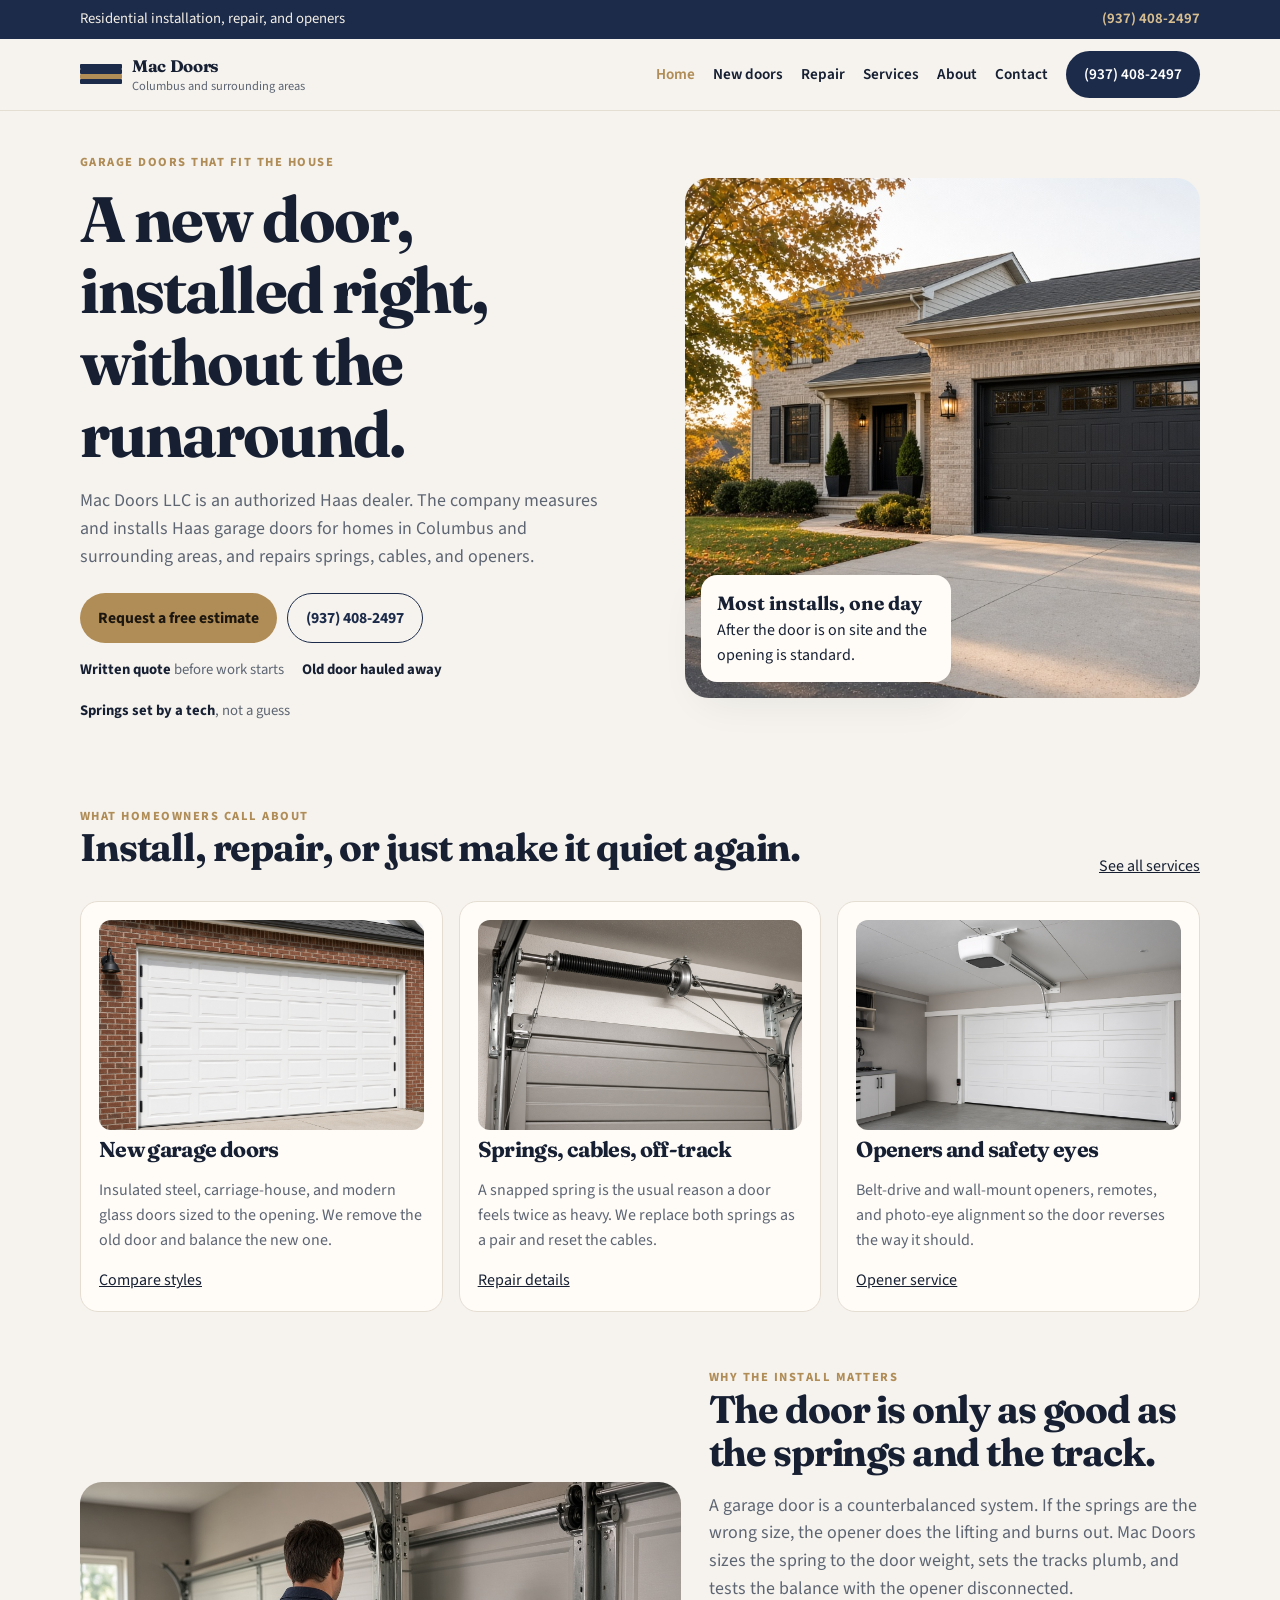
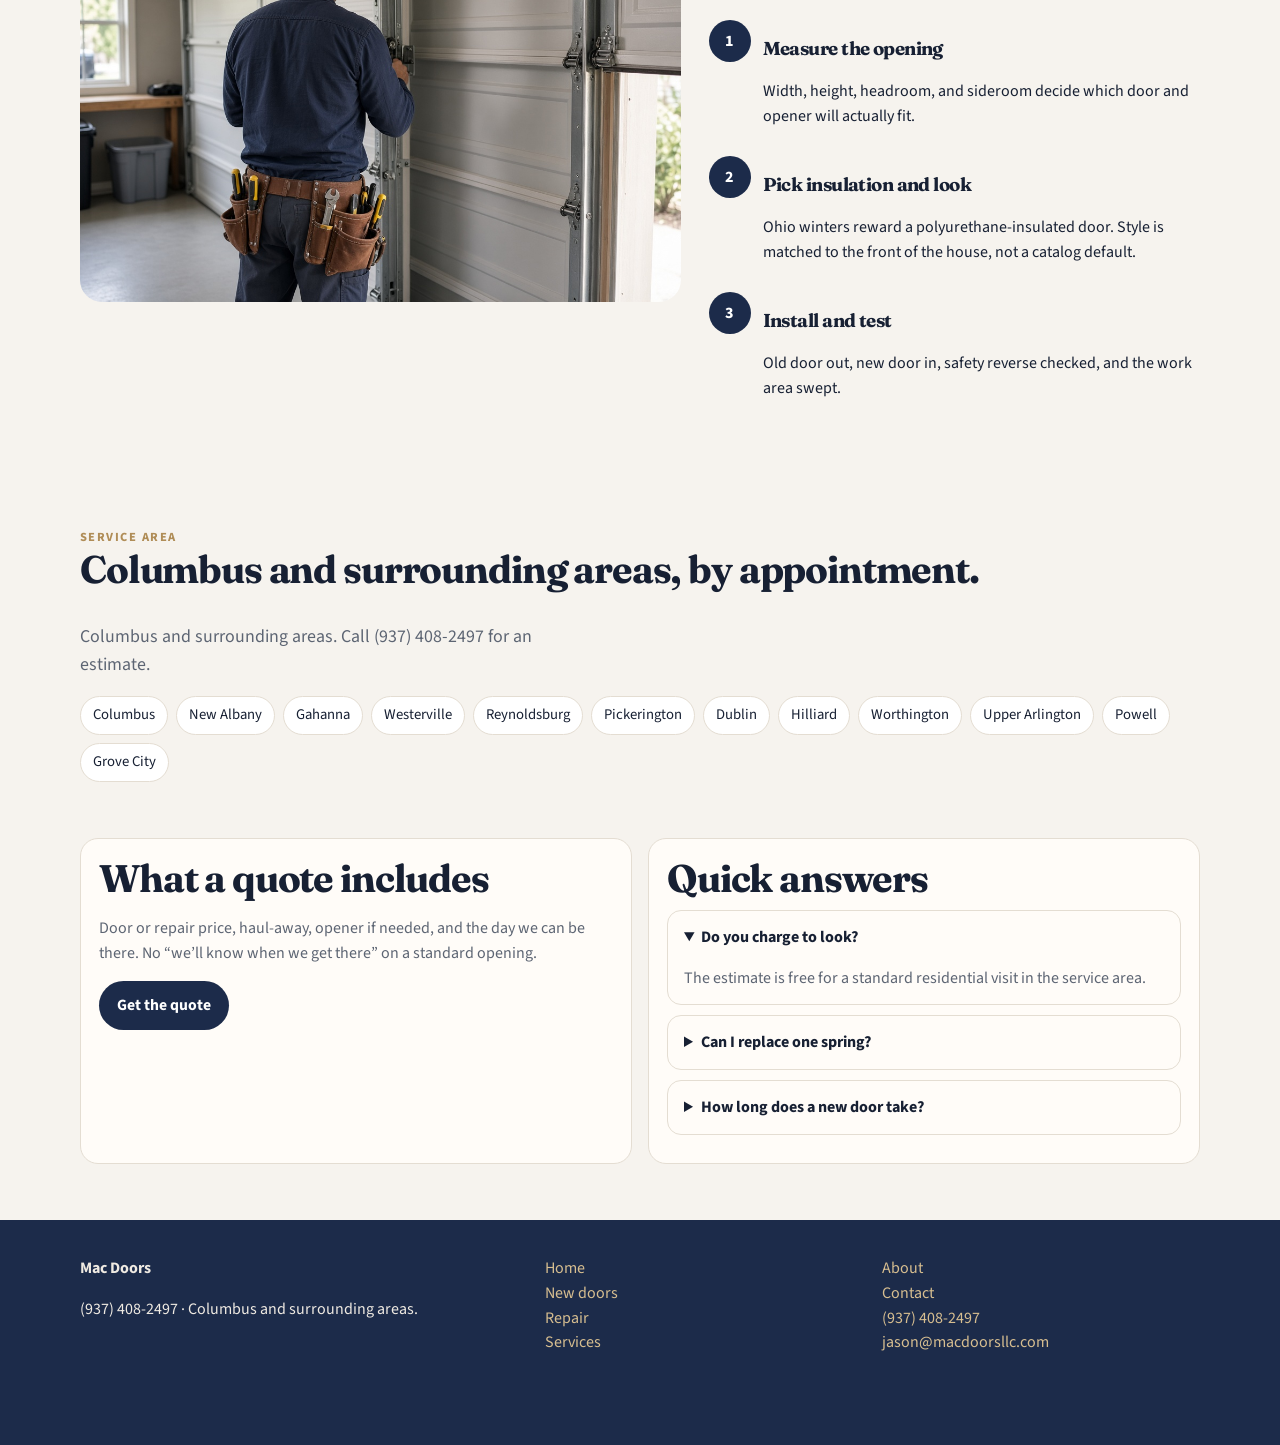
<file: index.html>
<!DOCTYPE html>
<html lang="en">
<head>
  <meta charset="utf-8">
  <meta name="viewport" content="width=device-width, initial-scale=1">
  <title>Mac Doors LLC | Garage Door Installation & Repair in Columbus and surrounding areas</title>
  <meta name="description" content="Mac Doors LLC installs and repairs residential garage doors, springs, and openers in Columbus and surrounding areas. Free written estimates. Same-week installs on in-stock doors.">
  <link rel="preconnect" href="https://fonts.googleapis.com">
  <link rel="preconnect" href="https://fonts.gstatic.com" crossorigin>
  <link href="https://fonts.googleapis.com/css2?family=Fraunces:opsz,wght@9..144,560;9..144,680&family=Source+Sans+3:wght@400;600;700&display=swap" rel="stylesheet">
  <link rel="stylesheet" href="styles.css">
</head>
<body>
  <div class="topbar"><div class="wrap"><span>Residential installation, repair, and openers</span><a data-phone href="tel:+19374082497">Call for a free estimate</a></div></div>
  <header class="site">
    <div class="wrap nav">
      <a class="brand" href="index.html"><img src="images/mark.jpg" alt="Mac Doors mark"><div><strong>Mac Doors</strong><span>LLC · Columbus and surrounding areas</span></div></a>
      <button class="menu-btn" type="button" aria-label="Open menu">Menu</button>
      <nav class="links">
        <a class="active" href="index.html">Home</a>
        <a href="doors.html">New doors</a>
        <a href="repair.html">Repair</a>
        <a href="services.html">Services</a>
        <a href="about.html">About</a>
        <a href="contact.html">Contact</a>
        <a class="btn" data-phone href="tel:+19374082497">Call</a>
      </nav>
    </div>
  </header>
  <main>
    <div class="wrap hero">
      <div>
        <div class="kicker">Garage doors that fit the house</div>
        <h1>A new door, installed right, without the runaround.</h1>
        <p class="lede">Mac Doors LLC is an authorized Haas dealer. The company measures and installs Haas garage doors for homes in Columbus and surrounding areas, and repairs springs, cables, and openers.</p>
        <div class="actions">
          <a class="btn gold" href="contact.html">Request a free estimate</a>
          <a class="btn ghost" data-phone href="tel:+19374082497">Call now</a>
        </div>
        <div class="trustrow">
          <span><strong>Written quote</strong> before work starts</span>
          <span><strong>Old door hauled away</strong></span>
          <span><strong>Springs set by a tech</strong>, not a guess</span>
        </div>
      </div>
      <div class="hero-photo">
        <img src="images/hero.jpg" alt="Brick suburban home with a new black carriage-house garage door">
        <div class="float-card"><b>Most installs, one day</b><span>After the door is on site and the opening is standard.</span></div>
      </div>
    </div>
    <section>
      <div class="wrap">
        <div class="section-head">
          <div><div class="kicker">What homeowners call about</div><h2>Install, repair, or just make it quiet again.</h2></div>
          <a href="services.html">See all services</a>
        </div>
        <div class="grid-3">
          <article class="card">
            <img src="images/steel.jpg" alt="White insulated steel garage door">
            <h3>New garage doors</h3>
            <p>Insulated steel, carriage-house, and modern glass doors sized to the opening. We remove the old door and balance the new one.</p>
            <a href="doors.html">Compare styles</a>
          </article>
          <article class="card">
            <img src="images/spring.jpg" alt="Torsion spring and cables above a garage door">
            <h3>Springs, cables, off-track</h3>
            <p>A snapped spring is the usual reason a door feels twice as heavy. We replace both springs as a pair and reset the cables.</p>
            <a href="repair.html">Repair details</a>
          </article>
          <article class="card">
            <img src="images/opener.jpg" alt="Garage door opener and safety sensors">
            <h3>Openers and safety eyes</h3>
            <p>Belt-drive and wall-mount openers, remotes, and photo-eye alignment so the door reverses the way it should.</p>
            <a href="services.html">Opener service</a>
          </article>
        </div>
      </div>
    </section>
    <section style="padding-top:0">
      <div class="wrap split">
        <img src="images/tech.jpg" alt="Technician adjusting a residential garage door track">
        <div>
          <div class="kicker">Why the install matters</div>
          <h2>The door is only as good as the springs and the track.</h2>
          <p class="lede">A garage door is a counterbalanced system. If the springs are the wrong size, the opener does the lifting and burns out. Mac Doors sizes the spring to the door weight, sets the tracks plumb, and tests the balance with the opener disconnected.</p>
          <div class="steps">
            <article><div><h3>Measure the opening</h3><p>Width, height, headroom, and sideroom decide which door and opener will actually fit.</p></div></article>
            <article><div><h3>Pick insulation and look</h3><p>Ohio winters reward a polyurethane-insulated door. Style is matched to the front of the house, not a catalog default.</p></div></article>
            <article><div><h3>Install and test</h3><p>Old door out, new door in, safety reverse checked, and the work area swept.</p></div></article>
          </div>
        </div>
      </div>
    </section>
    <section>
      <div class="wrap">
        <div class="section-head"><div><div class="kicker">Service area</div><h2>Columbus and surrounding areas, by appointment.</h2></div></div>
        <p class="lede">Columbus and surrounding areas. Call (937) 408-2497 for an estimate.</p>
        <div class="cities" style="margin-top:16px">
          <span>Columbus</span><span>New Albany</span><span>Gahanna</span><span>Westerville</span><span>Reynoldsburg</span><span>Pickerington</span><span>Dublin</span><span>Hilliard</span><span>Worthington</span><span>Upper Arlington</span><span>Powell</span><span>Grove City</span>
        </div>
      </div>
    </section>
    <section style="padding-top:0">
      <div class="wrap grid-2">
        <div class="panel">
          <h2>What a quote includes</h2>
          <p>Door or repair price, haul-away, opener if needed, and the day we can be there. No “we’ll know when we get there” on a standard opening.</p>
          <a class="btn" href="contact.html">Get the quote</a>
        </div>
        <div class="panel faq">
          <h2>Quick answers</h2>
          <details open><summary>Do you charge to look?</summary><p>The estimate is free for a standard residential visit in the service area.</p></details>
          <details><summary>Can I replace one spring?</summary><p>No. Springs are a matched pair. Replacing one leaves the other ready to fail and the door unbalanced.</p></details>
          <details><summary>How long does a new door take?</summary><p>A standard single or double door is usually a one-day install once the door is in stock. Custom sizes and special colors take longer to arrive.</p></details>
        </div>
      </div>
    </section>
  </main>
  <footer>
    <div class="wrap foot">
      <div><strong>Mac Doors LLC</strong><p>(937) 408-2497 · Columbus and surrounding areas.</p></div>
      <div><a data-phone href="tel:+19374082497">Call</a><br><a data-email href="mailto:jason@macdoorsllc.com">Email</a></div>
      <div><a href="doors.html">New doors</a><br><a href="repair.html">Repairs</a><br><a href="contact.html">Estimate</a></div>
    </div>
  </footer>
  <div class="callbar"><a class="btn gold" data-phone href="tel:+19374082497">Call Mac Doors</a></div>
  <script src="site.js"></script>
</body>
</html>
</file>
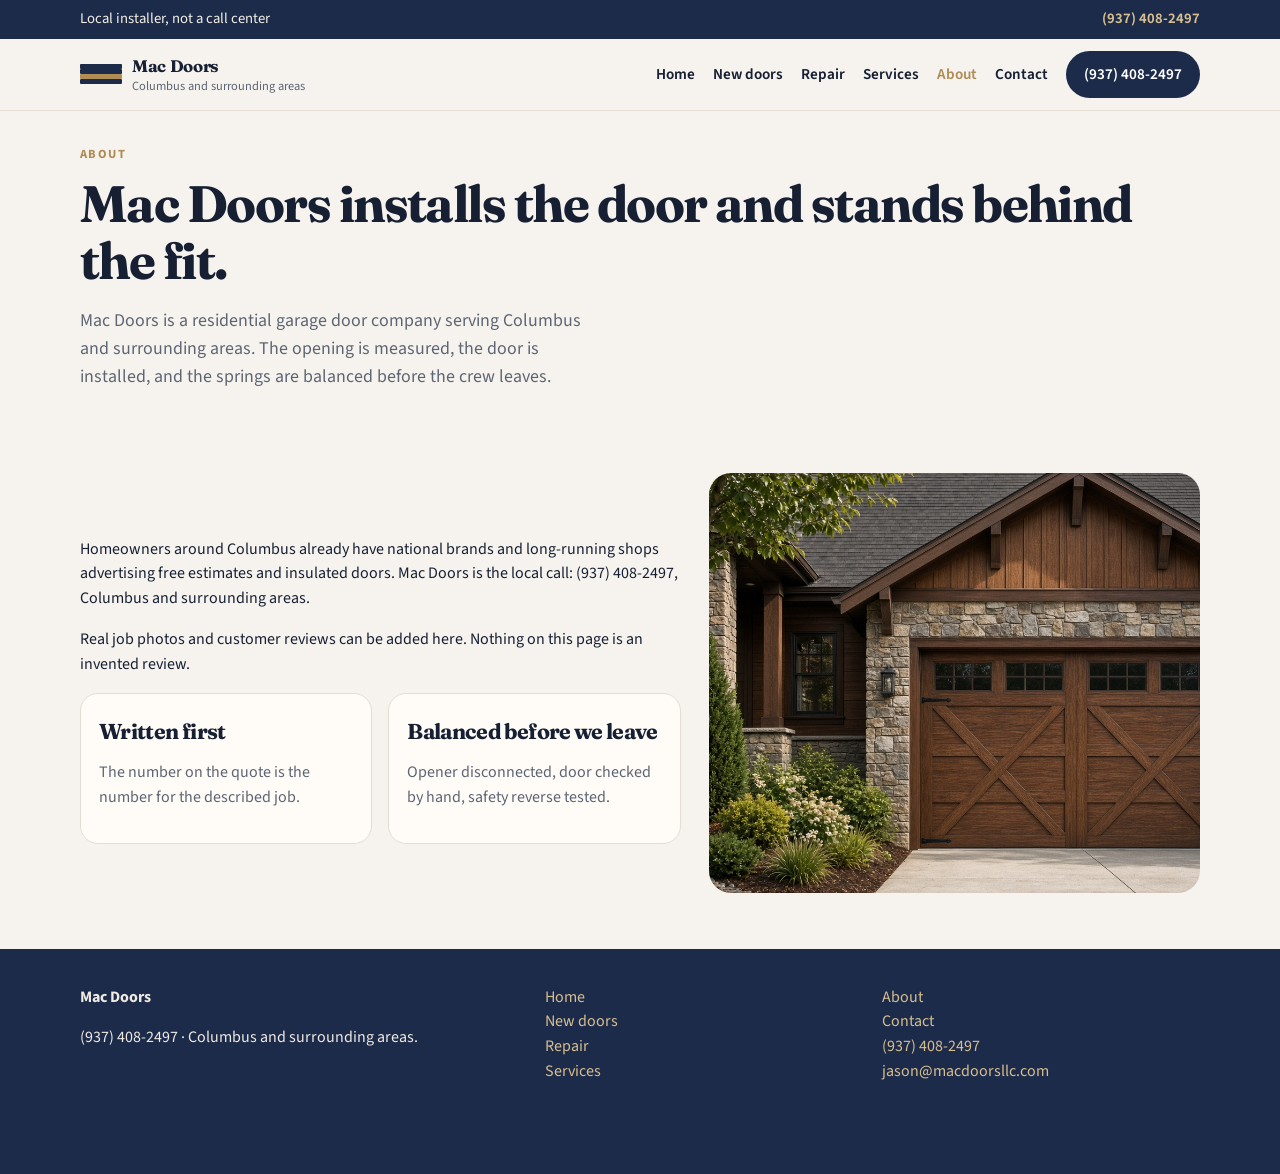
<file: about.html>
<!DOCTYPE html>
<html lang="en">
<head>
  <meta charset="utf-8">
  <meta name="viewport" content="width=device-width, initial-scale=1">
  <title>About Mac Doors</title>
  <meta name="description" content="Mac Doors is a Columbus and surrounding areas garage door installer. Local, measured, and written quotes before the work.">
  <link href="https://fonts.googleapis.com/css2?family=Fraunces:opsz,wght@9..144,560;9..144,680&family=Source+Sans+3:wght@400;600;700&display=swap" rel="stylesheet">
  <link rel="stylesheet" href="styles.css">
</head>
<body>
  <div class="topbar"><div class="wrap"><span>Local installer, not a call center</span><a data-phone href="tel:+19374082497">Call</a></div></div>
  <header class="site"><div class="wrap nav"><a class="brand" href="index.html"><img src="images/mark.jpg" alt=""><div><strong>Mac Doors</strong><span>Columbus and surrounding areas</span></div></a><button class="menu-btn" type="button">Menu</button><nav class="links"><a href="index.html">Home</a><a href="doors.html">New doors</a><a href="repair.html">Repair</a><a href="services.html">Services</a><a class="active" href="about.html">About</a><a href="contact.html">Contact</a><a class="btn" data-phone href="tel:+19374082497">Call</a></nav></div></header>
  <main class="wrap">
    <div class="page-hero"><div class="kicker">About</div><h1>Mac Doors installs the door and stands behind the fit.</h1><p class="lede">Mac Doors is a residential garage door company serving Columbus and surrounding areas. The opening is measured, the door is installed, and the springs are balanced before the crew leaves.</p></div>
    <section class="split">
      <div>
        <p>Homeowners around Columbus already have national brands and long-running shops advertising free estimates and insulated doors. Mac Doors is the local call: (937) 408-2497, Columbus and surrounding areas.</p>
        <p>Real job photos and customer reviews can be added here. Nothing on this page is an invented review.</p>
        <div class="grid-2">
          <article class="card"><h3>Written first</h3><p>The number on the quote is the number for the described job.</p></article>
          <article class="card"><h3>Balanced before we leave</h3><p>Opener disconnected, door checked by hand, safety reverse tested.</p></article>
        </div>
      </div>
      <img src="images/carriage.jpg" alt="Carriage-house garage door on a craftsman home">
    </section>
  </main>
  <footer><div class="wrap foot"><div><strong>Mac Doors</strong></div><div><a data-phone href="tel:+19374082497">Call</a></div><div><a href="contact.html">Estimate</a></div></div></footer>
  <div class="callbar"><a class="btn gold" data-phone href="tel:+19374082497">Call Mac Doors</a></div>
  <script src="site.js"></script>
</body>
</html>
</file>
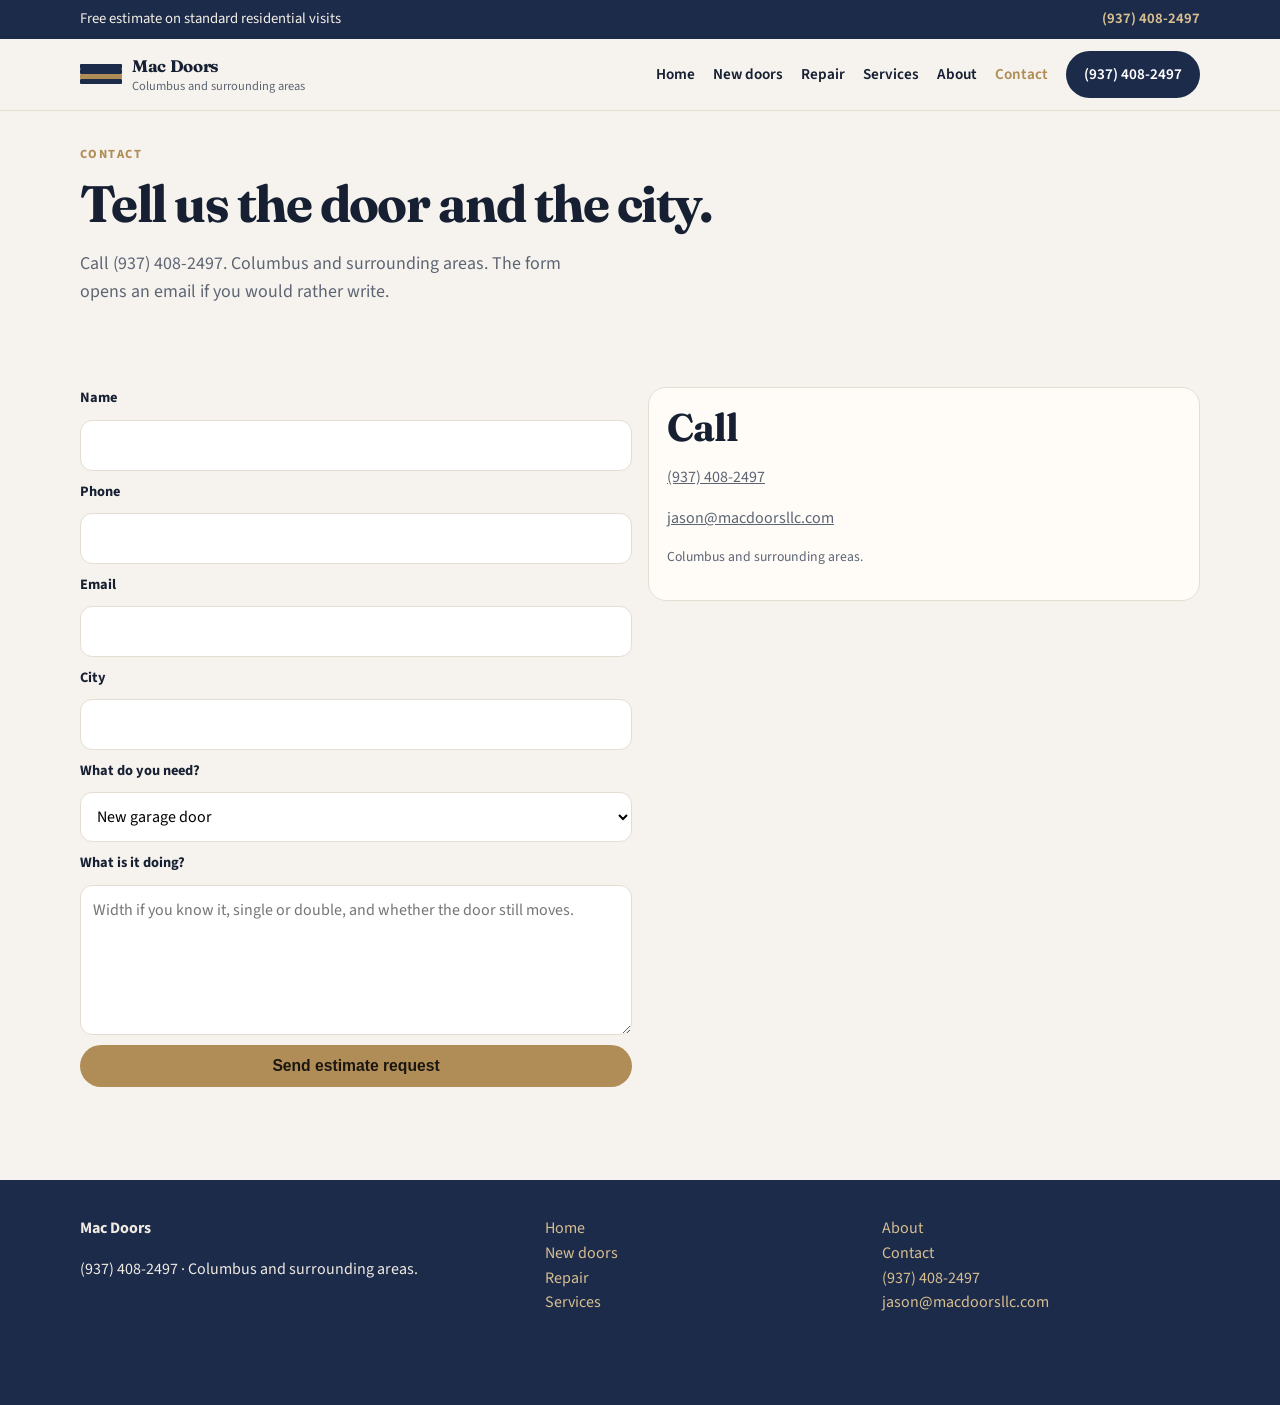
<file: contact.html>
<!DOCTYPE html>
<html lang="en">
<head>
  <meta charset="utf-8">
  <meta name="viewport" content="width=device-width, initial-scale=1">
  <title>Free Garage Door Estimate | Mac Doors LLC</title>
  <meta name="description" content="Request a garage door installation or repair estimate from Mac Doors LLC in Columbus and surrounding areas.">
  <link href="https://fonts.googleapis.com/css2?family=Fraunces:opsz,wght@9..144,560;9..144,680&family=Source+Sans+3:wght@400;600;700&display=swap" rel="stylesheet">
  <link rel="stylesheet" href="styles.css">
</head>
<body>
  <div class="topbar"><div class="wrap"><span>Free estimate on standard residential visits</span><a data-phone href="tel:+19374082497">Call</a></div></div>
  <header class="site"><div class="wrap nav"><a class="brand" href="index.html"><img src="images/mark.jpg" alt=""><div><strong>Mac Doors</strong><span>LLC · Columbus and surrounding areas</span></div></a><button class="menu-btn" type="button">Menu</button><nav class="links"><a href="index.html">Home</a><a href="doors.html">New doors</a><a href="repair.html">Repair</a><a href="services.html">Services</a><a href="about.html">About</a><a class="active" href="contact.html">Contact</a><a class="btn" data-phone href="tel:+19374082497">Call</a></nav></div></header>
  <main class="wrap">
    <div class="page-hero"><div class="kicker">Contact</div><h1>Tell us the door and the city.</h1><p class="lede">Call (937) 408-2497. Columbus and surrounding areas. The form opens an email if you would rather write.</p></div>
    <section class="grid-2">
      <form id="quote">
        <label for="name">Name</label><input id="name" name="name" required>
        <label for="phone">Phone</label><input id="phone" name="phone" type="tel" required>
        <label for="email">Email</label><input id="email" name="email" type="email" required>
        <label for="city">City</label><input id="city" name="city" required>
        <label for="need">What do you need?</label>
        <select id="need" name="need">
          <option>New garage door</option>
          <option>Spring or cable repair</option>
          <option>Opener</option>
          <option>Door off track</option>
          <option>Not sure</option>
        </select>
        <label for="details">What is it doing?</label>
        <textarea id="details" name="details" rows="5" placeholder="Width if you know it, single or double, and whether the door still moves."></textarea>
        <button class="btn gold" type="submit">Send estimate request</button>
        <p id="form-status" class="note"></p>
      </form>
      <div>
        <div class="panel"><h2>Call</h2><p><a data-phone href="tel:+19374082497">(937) 408-2497</a></p><p><a data-email href="mailto:jason@macdoorsllc.com">jason@macdoorsllc.com</a></p><p class="note">Columbus and surrounding areas.</p></div>
      </div>
    </section>
  </main>
  <footer><div class="wrap foot"><div><strong>Mac Doors LLC</strong></div><div><a data-phone href="tel:+19374082497">Call</a></div><div><a href="index.html">Home</a></div></div></footer>
  <div class="callbar"><a class="btn gold" data-phone href="tel:+19374082497">Call Mac Doors</a></div>
  <script src="site.js"></script>
</body>
</html>
</file>
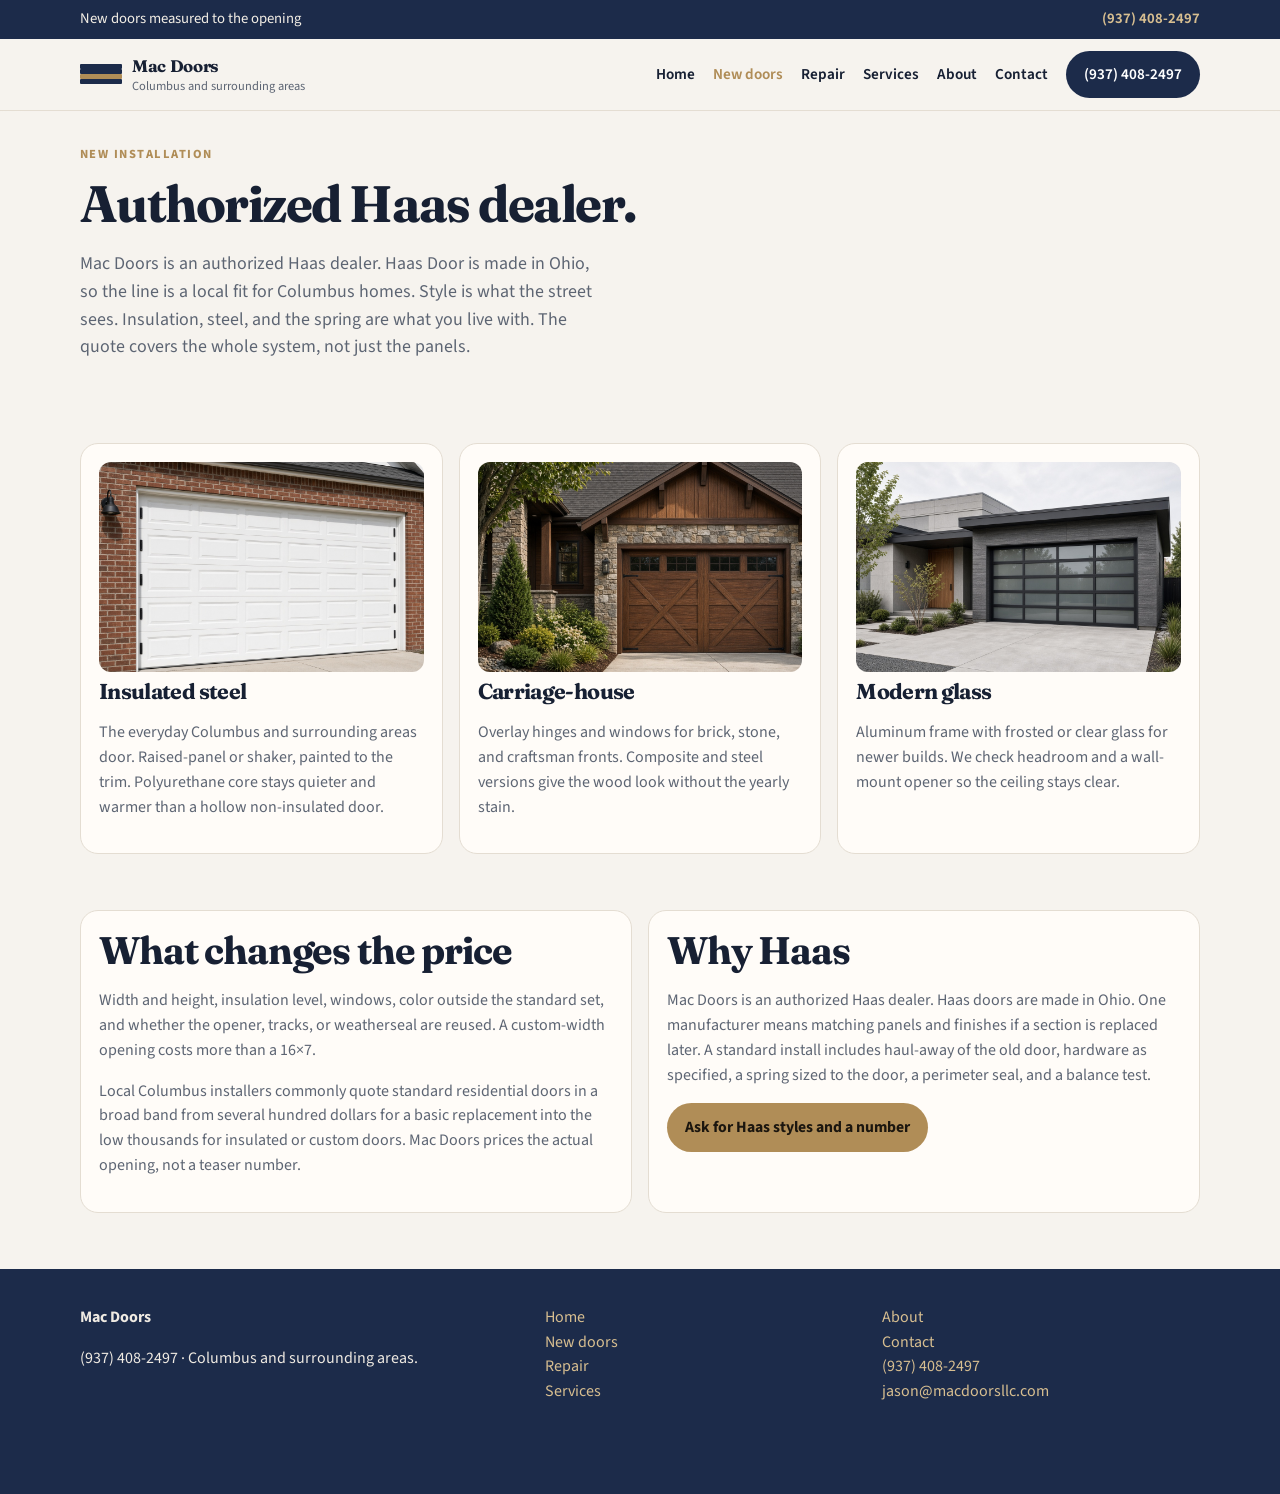
<file: doors.html>
<!DOCTYPE html>
<html lang="en">
<head>
  <meta charset="utf-8">
  <meta name="viewport" content="width=device-width, initial-scale=1">
  <title>New Garage Doors | Mac Doors LLC</title>
  <meta name="description" content="Authorized Haas dealer. Haas garage doors installed by Mac Doors LLC in Columbus and surrounding areas.">
  <link href="https://fonts.googleapis.com/css2?family=Fraunces:opsz,wght@9..144,560;9..144,680&family=Source+Sans+3:wght@400;600;700&display=swap" rel="stylesheet">
  <link rel="stylesheet" href="styles.css">
</head>
<body>
  <div class="topbar"><div class="wrap"><span>New doors measured to the opening</span><a data-phone href="tel:+19374082497">Call</a></div></div>
  <header class="site"><div class="wrap nav"><a class="brand" href="index.html"><img src="images/mark.jpg" alt=""><div><strong>Mac Doors</strong><span>LLC · Columbus and surrounding areas</span></div></a><button class="menu-btn" type="button">Menu</button><nav class="links"><a href="index.html">Home</a><a class="active" href="doors.html">New doors</a><a href="repair.html">Repair</a><a href="services.html">Services</a><a href="about.html">About</a><a href="contact.html">Contact</a><a class="btn" data-phone href="tel:+19374082497">Call</a></nav></div></header>
  <main class="wrap">
    <div class="page-hero"><div class="kicker">New installation</div><h1>Authorized Haas dealer.</h1><p class="lede">Mac Doors is an authorized Haas dealer. Haas Door is made in Ohio, so the line is a local fit for Columbus homes. Style is what the street sees. Insulation, steel, and the spring are what you live with. The quote covers the whole system, not just the panels.</p></div>
    <section>
      <div class="grid-3">
        <article class="card"><img src="images/steel.jpg" alt="White raised-panel steel garage door"><h3>Insulated steel</h3><p>The everyday Columbus and surrounding areas door. Raised-panel or shaker, painted to the trim. Polyurethane core stays quieter and warmer than a hollow non-insulated door.</p></article>
        <article class="card"><img src="images/carriage.jpg" alt="Wood-look carriage garage door on a stone home"><h3>Carriage-house</h3><p>Overlay hinges and windows for brick, stone, and craftsman fronts. Composite and steel versions give the wood look without the yearly stain.</p></article>
        <article class="card"><img src="images/modern.jpg" alt="Modern aluminum and glass garage door"><h3>Modern glass</h3><p>Aluminum frame with frosted or clear glass for newer builds. We check headroom and a wall-mount opener so the ceiling stays clear.</p></article>
      </div>
    </section>
    <section style="padding-top:0">
      <div class="grid-2">
        <div class="panel"><h2>What changes the price</h2><p>Width and height, insulation level, windows, color outside the standard set, and whether the opener, tracks, or weatherseal are reused. A custom-width opening costs more than a 16×7.</p><p>Local Columbus installers commonly quote standard residential doors in a broad band from several hundred dollars for a basic replacement into the low thousands for insulated or custom doors. Mac Doors prices the actual opening, not a teaser number.</p></div>
        <div class="panel"><h2>Why Haas</h2><p>Mac Doors is an authorized Haas dealer. Haas doors are made in Ohio. One manufacturer means matching panels and finishes if a section is replaced later. A standard install includes haul-away of the old door, hardware as specified, a spring sized to the door, a perimeter seal, and a balance test.</p><a class="btn gold" href="contact.html">Ask for Haas styles and a number</a></div>
      </div>
    </section>
  </main>
  <footer><div class="wrap foot"><div><strong>Mac Doors LLC</strong><p>Columbus and surrounding areas.</p></div><div><a data-phone href="tel:+19374082497">Call</a></div><div><a href="contact.html">Estimate</a></div></div></footer>
  <div class="callbar"><a class="btn gold" data-phone href="tel:+19374082497">Call Mac Doors</a></div>
  <script src="site.js"></script>
</body>
</html>
</file>
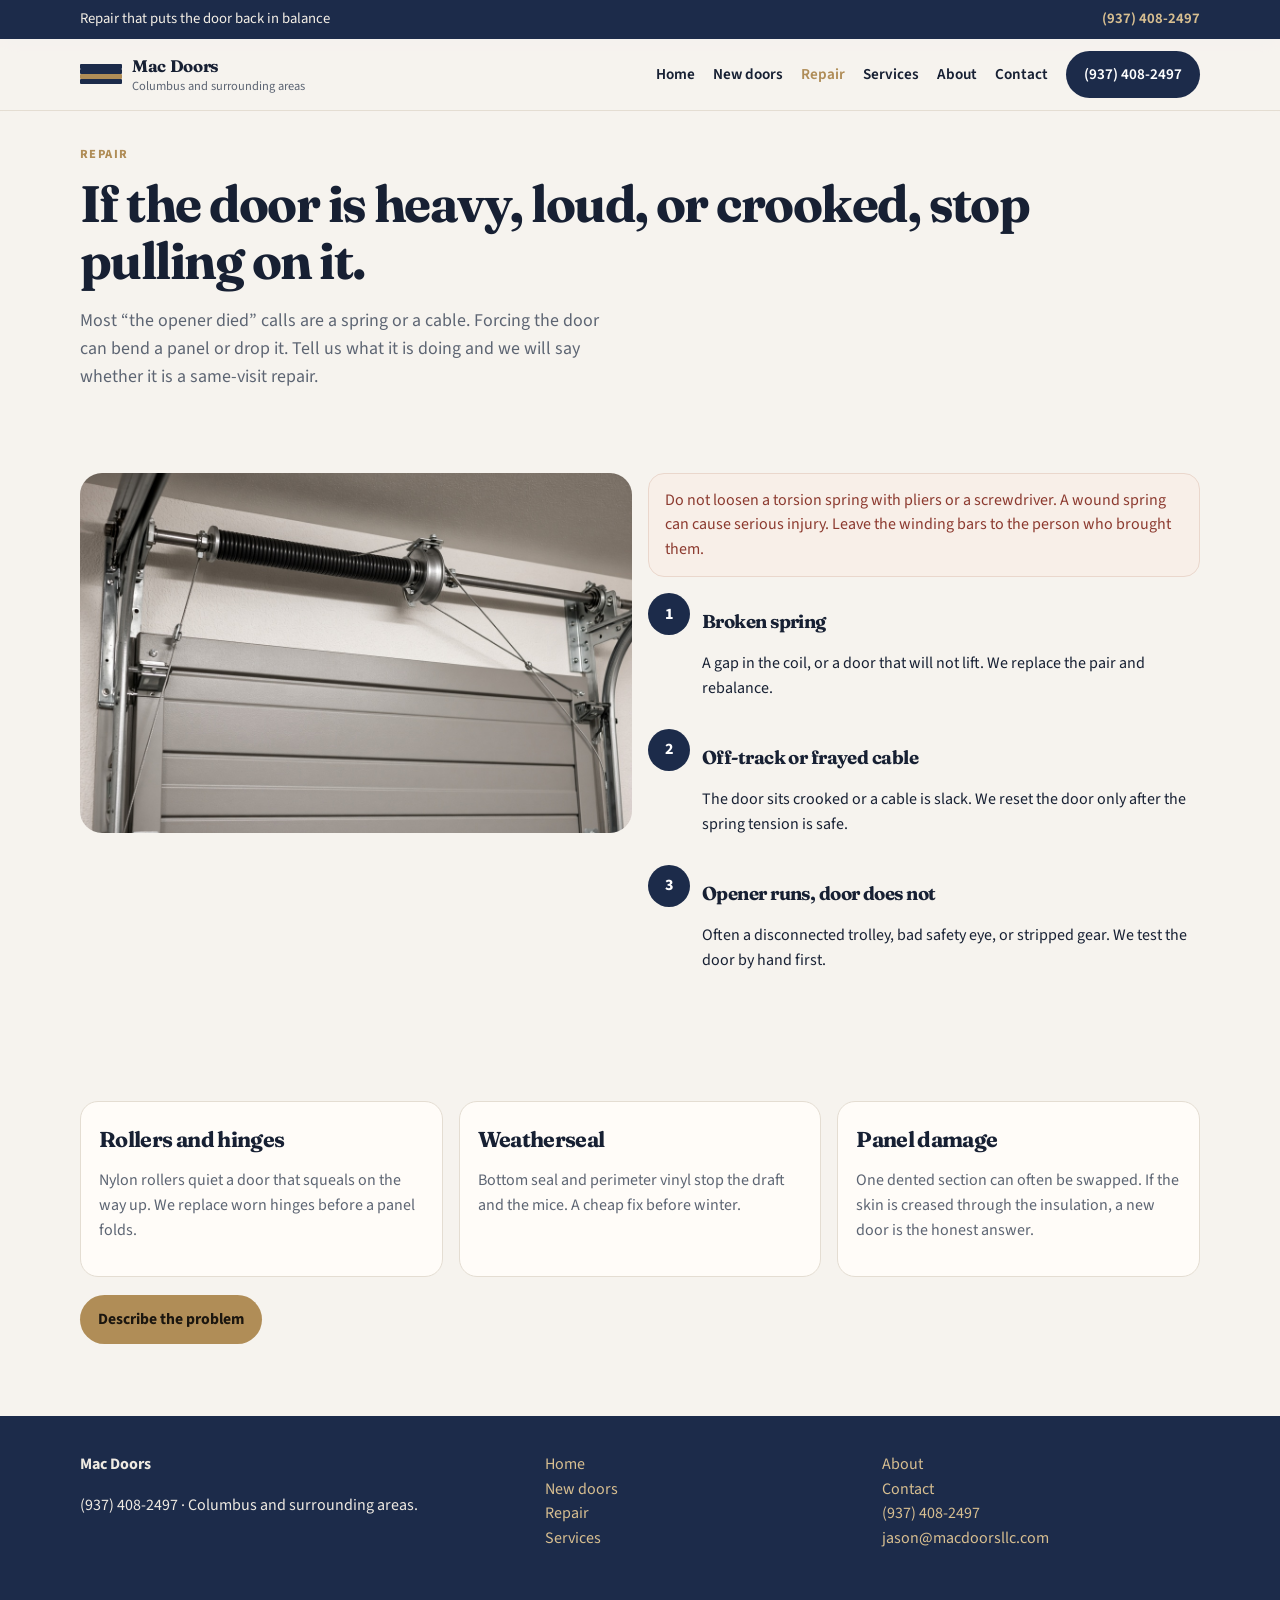
<file: repair.html>
<!DOCTYPE html>
<html lang="en">
<head>
  <meta charset="utf-8">
  <meta name="viewport" content="width=device-width, initial-scale=1">
  <title>Garage Door Repair | Mac Doors LLC</title>
  <meta name="description" content="Spring replacement, off-track doors, cables, rollers, and opener repair from Mac Doors LLC in Columbus and surrounding areas.">
  <link href="https://fonts.googleapis.com/css2?family=Fraunces:opsz,wght@9..144,560;9..144,680&family=Source+Sans+3:wght@400;600;700&display=swap" rel="stylesheet">
  <link rel="stylesheet" href="styles.css">
</head>
<body>
  <div class="topbar"><div class="wrap"><span>Repair that puts the door back in balance</span><a data-phone href="tel:+19374082497">Call</a></div></div>
  <header class="site"><div class="wrap nav"><a class="brand" href="index.html"><img src="images/mark.jpg" alt=""><div><strong>Mac Doors</strong><span>LLC · Columbus and surrounding areas</span></div></a><button class="menu-btn" type="button">Menu</button><nav class="links"><a href="index.html">Home</a><a href="doors.html">New doors</a><a class="active" href="repair.html">Repair</a><a href="services.html">Services</a><a href="about.html">About</a><a href="contact.html">Contact</a><a class="btn" data-phone href="tel:+19374082497">Call</a></nav></div></header>
  <main class="wrap">
    <div class="page-hero"><div class="kicker">Repair</div><h1>If the door is heavy, loud, or crooked, stop pulling on it.</h1><p class="lede">Most “the opener died” calls are a spring or a cable. Forcing the door can bend a panel or drop it. Tell us what it is doing and we will say whether it is a same-visit repair.</p></div>
    <section class="grid-2">
      <img src="images/spring.jpg" alt="Torsion spring above a garage door" style="width:100%;height:360px;object-fit:cover;border-radius:22px">
      <div>
        <div class="warn">Do not loosen a torsion spring with pliers or a screwdriver. A wound spring can cause serious injury. Leave the winding bars to the person who brought them.</div>
        <div class="steps" style="margin-top:16px">
          <article><div><h3>Broken spring</h3><p>A gap in the coil, or a door that will not lift. We replace the pair and rebalance.</p></div></article>
          <article><div><h3>Off-track or frayed cable</h3><p>The door sits crooked or a cable is slack. We reset the door only after the spring tension is safe.</p></div></article>
          <article><div><h3>Opener runs, door does not</h3><p>Often a disconnected trolley, bad safety eye, or stripped gear. We test the door by hand first.</p></div></article>
        </div>
      </div>
    </section>
    <section>
      <div class="grid-3">
        <article class="card"><h3>Rollers and hinges</h3><p>Nylon rollers quiet a door that squeals on the way up. We replace worn hinges before a panel folds.</p></article>
        <article class="card"><h3>Weatherseal</h3><p>Bottom seal and perimeter vinyl stop the draft and the mice. A cheap fix before winter.</p></article>
        <article class="card"><h3>Panel damage</h3><p>One dented section can often be swapped. If the skin is creased through the insulation, a new door is the honest answer.</p></article>
      </div>
      <p style="margin-top:18px"><a class="btn gold" href="contact.html">Describe the problem</a></p>
    </section>
  </main>
  <footer><div class="wrap foot"><div><strong>Mac Doors LLC</strong><p>(937) 408-2497 · Columbus and surrounding areas.</p></div><div><a href="index.html">Home</a><br><a href="doors.html">New doors</a><br><a href="repair.html">Repair</a><br><a href="services.html">Services</a></div><div><a href="about.html">About</a><br><a href="contact.html">Contact</a><br><a data-phone href="tel:+19374082497">Call</a><br><a data-email href="mailto:jason@macdoorsllc.com">Email</a></div></div></footer>
  <div class="callbar"><a class="btn gold" data-phone href="tel:+19374082497">Call Mac Doors</a></div>
  <script src="site.js"></script>
</body>
</html>
</file>
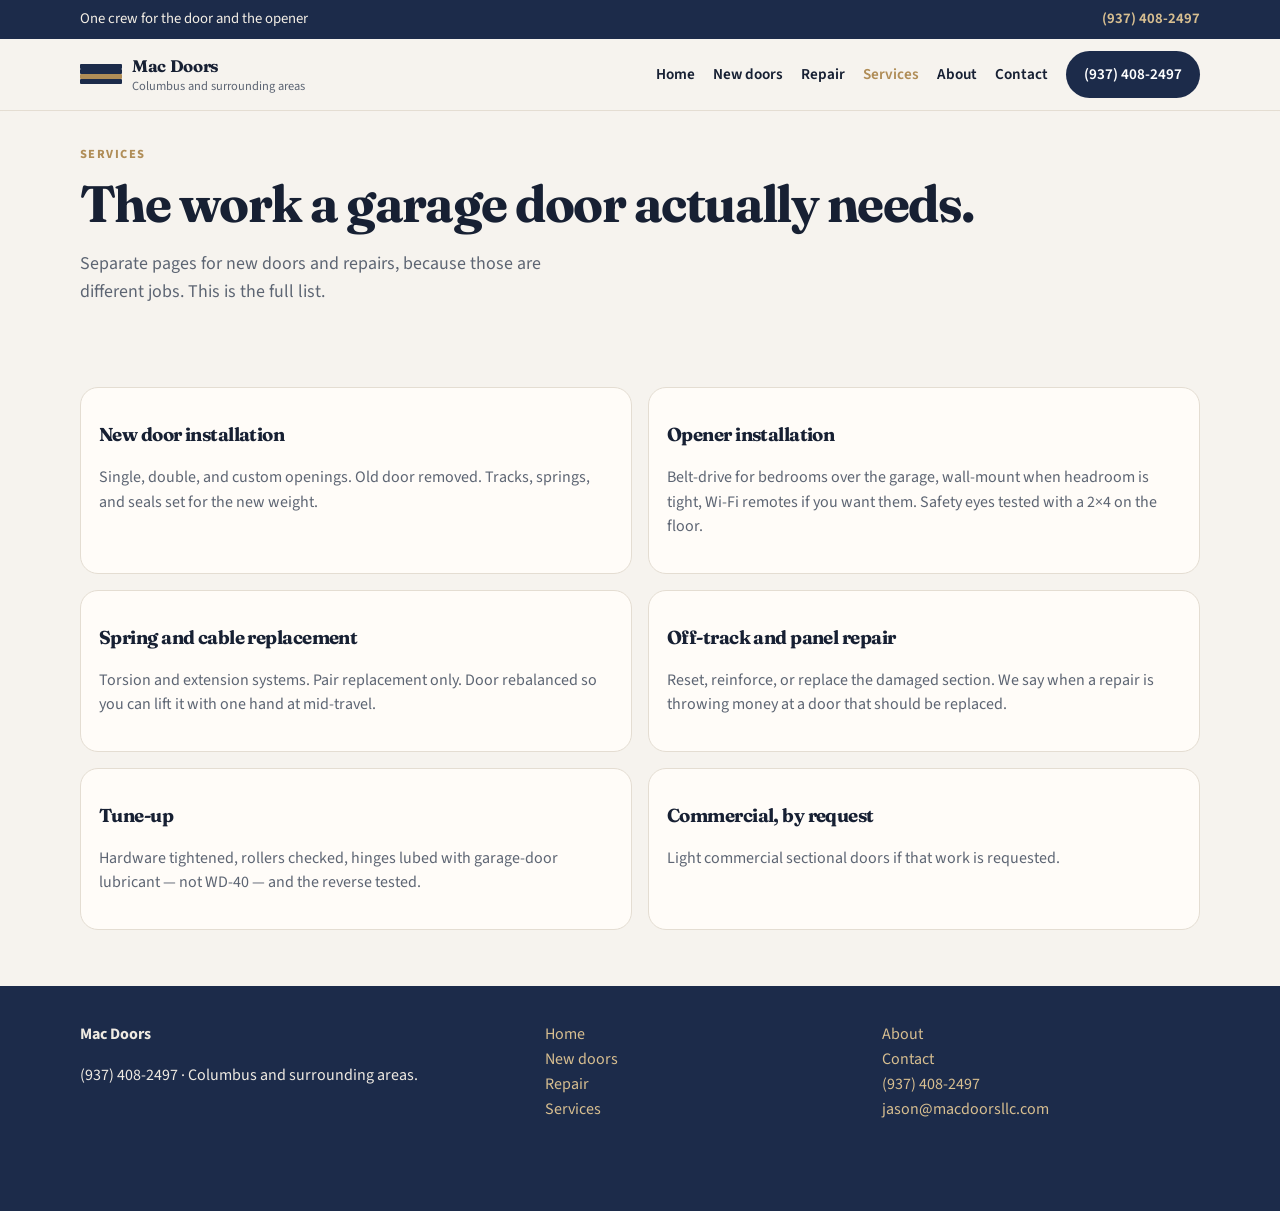
<file: services.html>
<!DOCTYPE html>
<html lang="en">
<head>
  <meta charset="utf-8">
  <meta name="viewport" content="width=device-width, initial-scale=1">
  <title>Garage Door Services | Mac Doors LLC</title>
  <meta name="description" content="Installation, spring replacement, opener install, maintenance, and weatherseal from Mac Doors LLC.">
  <link href="https://fonts.googleapis.com/css2?family=Fraunces:opsz,wght@9..144,560;9..144,680&family=Source+Sans+3:wght@400;600;700&display=swap" rel="stylesheet">
  <link rel="stylesheet" href="styles.css">
</head>
<body>
  <div class="topbar"><div class="wrap"><span>One crew for the door and the opener</span><a data-phone href="tel:+19374082497">Call</a></div></div>
  <header class="site"><div class="wrap nav"><a class="brand" href="index.html"><img src="images/mark.jpg" alt=""><div><strong>Mac Doors</strong><span>LLC · Columbus and surrounding areas</span></div></a><button class="menu-btn" type="button">Menu</button><nav class="links"><a href="index.html">Home</a><a href="doors.html">New doors</a><a href="repair.html">Repair</a><a class="active" href="services.html">Services</a><a href="about.html">About</a><a href="contact.html">Contact</a><a class="btn" data-phone href="tel:+19374082497">Call</a></nav></div></header>
  <main class="wrap">
    <div class="page-hero"><div class="kicker">Services</div><h1>The work a garage door actually needs.</h1><p class="lede">Separate pages for new doors and repairs, because those are different jobs. This is the full list.</p></div>
    <section class="grid-2">
      <article class="panel"><h3>New door installation</h3><p>Single, double, and custom openings. Old door removed. Tracks, springs, and seals set for the new weight.</p></article>
      <article class="panel"><h3>Opener installation</h3><p>Belt-drive for bedrooms over the garage, wall-mount when headroom is tight, Wi-Fi remotes if you want them. Safety eyes tested with a 2×4 on the floor.</p></article>
      <article class="panel"><h3>Spring and cable replacement</h3><p>Torsion and extension systems. Pair replacement only. Door rebalanced so you can lift it with one hand at mid-travel.</p></article>
      <article class="panel"><h3>Off-track and panel repair</h3><p>Reset, reinforce, or replace the damaged section. We say when a repair is throwing money at a door that should be replaced.</p></article>
      <article class="panel"><h3>Tune-up</h3><p>Hardware tightened, rollers checked, hinges lubed with garage-door lubricant — not WD-40 — and the reverse tested.</p></article>
      <article class="panel"><h3>Commercial, by request</h3><p>Light commercial sectional doors if that work is requested.</p></article>
    </section>
  </main>
  <footer><div class="wrap foot"><div><strong>Mac Doors LLC</strong><p>(937) 408-2497 · Columbus and surrounding areas.</p></div><div><a href="index.html">Home</a><br><a href="doors.html">New doors</a><br><a href="repair.html">Repair</a><br><a href="services.html">Services</a></div><div><a href="about.html">About</a><br><a href="contact.html">Contact</a><br><a data-phone href="tel:+19374082497">Call</a><br><a data-email href="mailto:jason@macdoorsllc.com">Email</a></div></div></footer>
  <div class="callbar"><a class="btn gold" data-phone href="tel:+19374082497">Call Mac Doors</a></div>
  <script src="site.js"></script>
</body>
</html>
</file>
<file: styles.css>
:root {
  --ink: #172033;
  --navy: #1c2b4a;
  --navy-2: #243656;
  --brass: #b08d57;
  --brass-2: #d7be90;
  --paper: #f6f3ee;
  --card: #fffcf8;
  --line: #e4ddd2;
  --muted: #5d6573;
  --danger: #8c3a2f;
  --shadow: 0 18px 40px rgba(23, 32, 51, 0.08);
  --radius: 18px;
  --max: 1120px;
}
* { box-sizing: border-box; }
html { scroll-behavior: smooth; }
body {
  margin: 0;
  font-family: "Source Sans 3", "Segoe UI", sans-serif;
  color: var(--ink);
  background: var(--paper);
  line-height: 1.55;
}
img { max-width: 100%; display: block; }
a { color: inherit; }
.wrap { width: min(var(--max), calc(100% - 32px)); margin: 0 auto; }
.topbar {
  background: var(--navy);
  color: #f4efe6;
  font-size: 0.92rem;
}
.topbar .wrap { display: flex; justify-content: space-between; gap: 12px; padding: 8px 0; flex-wrap: wrap; }
.topbar a { color: var(--brass-2); text-decoration: none; font-weight: 650; }
header.site {
  position: sticky; top: 0; z-index: 20;
  background: rgba(246, 243, 238, 0.94);
  backdrop-filter: blur(10px);
  border-bottom: 1px solid var(--line);
}
.nav { display: flex; align-items: center; justify-content: space-between; gap: 16px; padding: 12px 0; }
.brand { display: flex; align-items: center; gap: 10px; text-decoration: none; }
.brand img { width: 42px; height: 42px; object-fit: cover; border-radius: 8px; }
.brand strong { display: block; font-family: Fraunces, Georgia, serif; font-size: 1.15rem; letter-spacing: -0.02em; }
.brand span { display: block; color: var(--muted); font-size: 0.78rem; margin-top: -2px; }
.links { display: flex; gap: 18px; align-items: center; }
.links a { text-decoration: none; font-weight: 620; font-size: 0.95rem; }
.links a.active { color: var(--brass); }
.btn {
  display: inline-flex; align-items: center; justify-content: center;
  background: var(--navy); color: white; text-decoration: none;
  border-radius: 999px; padding: 12px 18px; font-weight: 700; border: 0;
  cursor: pointer; font-size: 0.98rem;
}
.btn.gold { background: var(--brass); color: #1b160f; }
.btn.ghost { background: transparent; color: var(--navy); border: 1.5px solid var(--navy); }
.menu-btn { display: none; background: transparent; border: 1px solid var(--line); border-radius: 10px; padding: 8px 10px; font-weight: 700; }
.hero { display: grid; grid-template-columns: 1.05fr 0.95fr; gap: 36px; align-items: center; padding: 42px 0 28px; }
.kicker { color: var(--brass); font-weight: 750; letter-spacing: 0.12em; text-transform: uppercase; font-size: 0.78rem; }
h1, h2, h3 { font-family: Fraunces, Georgia, serif; letter-spacing: -0.03em; line-height: 1.12; }
h1 { font-size: clamp(2.3rem, 5vw, 4.3rem); margin: 10px 0 14px; }
h2 { font-size: clamp(1.8rem, 3vw, 2.6rem); margin: 0 0 10px; }
.lede { font-size: 1.12rem; color: var(--muted); max-width: 58ch; }
.actions { display: flex; gap: 10px; flex-wrap: wrap; margin: 22px 0 16px; }
.trustrow { display: flex; gap: 18px; flex-wrap: wrap; color: var(--muted); font-size: 0.92rem; }
.trustrow strong { color: var(--ink); }
.hero-photo { position: relative; }
.hero-photo img { width: 100%; height: 520px; object-fit: cover; border-radius: 24px; }
.float-card {
  position: absolute; left: 16px; bottom: 16px; background: var(--card);
  border-radius: 16px; padding: 14px 16px; box-shadow: var(--shadow); max-width: 250px;
}
.float-card b { display: block; font-family: Fraunces, Georgia, serif; font-size: 1.2rem; }
section { padding: 56px 0; }
.section-head { display: flex; justify-content: space-between; gap: 20px; align-items: end; margin-bottom: 22px; }
.grid-3, .grid-2, .grid-4 { display: grid; gap: 16px; }
.grid-3 { grid-template-columns: repeat(3, 1fr); }
.grid-2 { grid-template-columns: 1fr 1fr; }
.grid-4 { grid-template-columns: repeat(4, 1fr); }
.card, .panel {
  background: var(--card); border: 1px solid var(--line); border-radius: var(--radius); padding: 18px;
}
.card h3 { margin: 8px 0; font-size: 1.35rem; }
.card p, .panel p { color: var(--muted); }
.card img, .shot img { width: 100%; height: 210px; object-fit: cover; border-radius: 12px; }
.shot img { height: 280px; }
.icon { width: 36px; height: 36px; border-radius: 10px; background: #efe6d6; color: var(--navy); display: grid; place-items: center; font-weight: 800; }
.split { display: grid; grid-template-columns: 1.1fr 0.9fr; gap: 28px; align-items: center; }
.split img { width: 100%; height: 420px; object-fit: cover; border-radius: 22px; }
.steps { counter-reset: step; display: grid; gap: 12px; }
.steps article { display: grid; grid-template-columns: 42px 1fr; gap: 12px; align-items: start; }
.steps article::before {
  counter-increment: step; content: counter(step);
  width: 42px; height: 42px; border-radius: 50%; background: var(--navy); color: white;
  display: grid; place-items: center; font-weight: 750;
}
.warn { background: #f8efe8; border: 1px solid #ead7cc; border-radius: 16px; padding: 14px 16px; color: var(--danger); }
.faq details { background: var(--card); border: 1px solid var(--line); border-radius: 14px; padding: 14px 16px; margin-bottom: 10px; }
.faq summary { cursor: pointer; font-weight: 720; }
.faq p { margin-bottom: 0; }
.cities { display: flex; flex-wrap: wrap; gap: 8px; }
.cities span { background: white; border: 1px solid var(--line); border-radius: 999px; padding: 7px 12px; font-size: 0.92rem; }
form { display: grid; gap: 10px; }
label { font-weight: 700; font-size: 0.9rem; }
input, select, textarea {
  width: 100%; border: 1px solid var(--line); background: white; border-radius: 12px;
  padding: 12px; font: inherit;
}
.note { font-size: 0.86rem; color: var(--muted); }
footer { background: var(--navy); color: #efeae2; padding: 36px 0 90px; }
footer a { color: var(--brass-2); text-decoration: none; }
.foot { display: grid; grid-template-columns: 1.4fr 1fr 1fr; gap: 20px; }
.callbar {
  position: fixed; left: 0; right: 0; bottom: 0; z-index: 30;
  display: none; background: var(--navy); padding: 10px;
}
.callbar a { display: block; text-align: center; }
.page-hero { padding: 34px 0 8px; }
.page-hero h1 { font-size: clamp(2.1rem, 4vw, 3.4rem); }
@media (max-width: 860px) {
  .hero, .split, .grid-3, .grid-2, .grid-4, .foot { grid-template-columns: 1fr; }
  .hero-photo img, .split img { height: 280px; }
  .links { display: none; }
  .links.open { display: flex; flex-direction: column; align-items: flex-start; position: absolute; left: 16px; right: 16px; top: 68px; background: white; border: 1px solid var(--line); border-radius: 16px; padding: 14px; box-shadow: var(--shadow); }
  .menu-btn { display: inline-flex; }
  header.site { position: sticky; }
  .callbar { display: block; }
  body { padding-bottom: 64px; }
}
</file>
